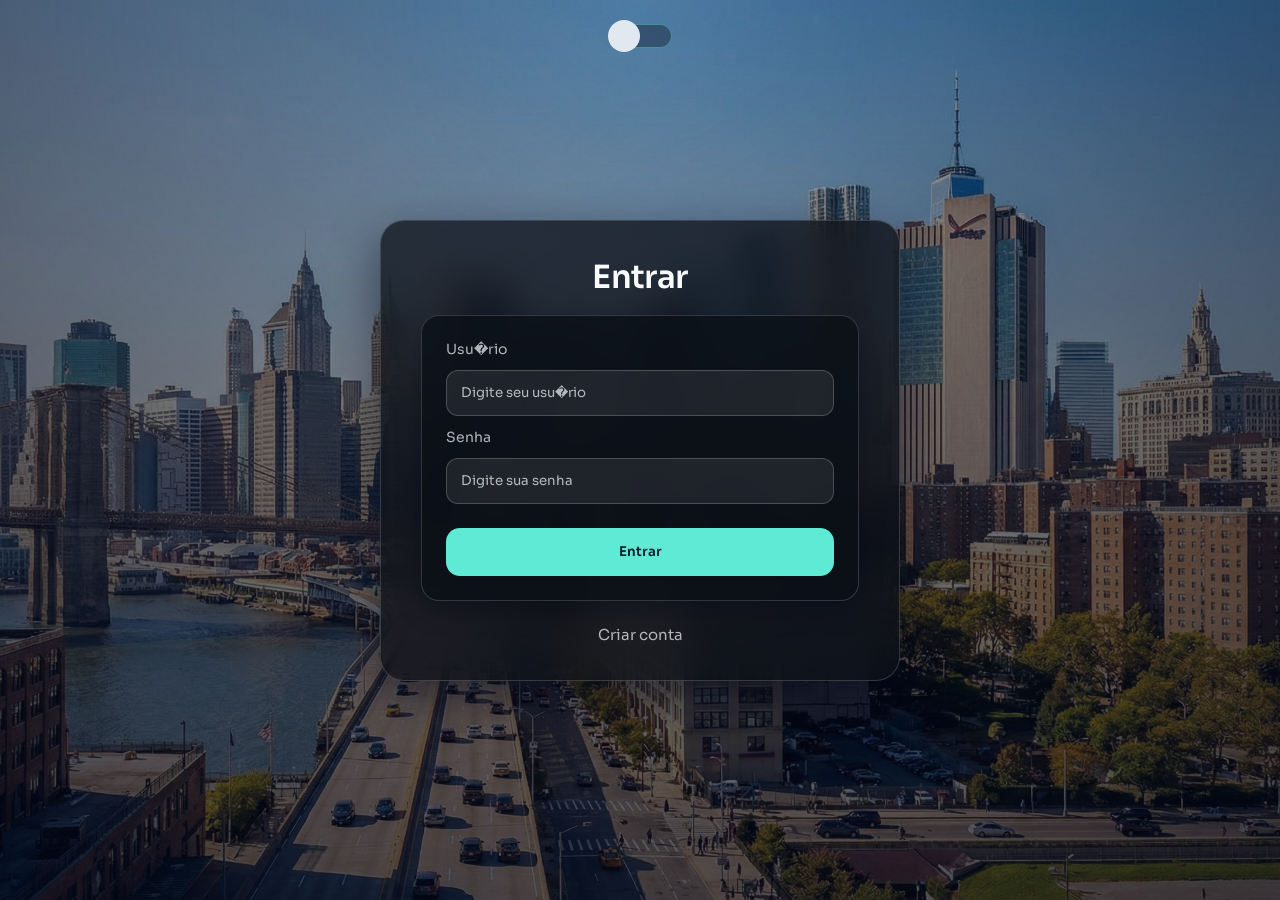
<file: index.html>
<!DOCTYPE html>
<html lang="pt-BR">
<head>
    <meta charset="UTF-8">
    <meta name="viewport" content="width=device-width, initial-scale=1.0">
    <title>Login | MyTasks</title>

    <link rel="stylesheet" href="style.css">

    <link rel="preconnect" href="https://fonts.googleapis.com">
    <link rel="preconnect" href="https://fonts.gstatic.com" crossorigin>
    <link href="https://fonts.googleapis.com/css2?family=Sora:wght@200..800&display=swap" rel="stylesheet">
</head>
<body>
    <div id="switch" onclick="togglemode()" role="button" aria-label="Alternar tema" tabindex="0" onkeydown="if(event.key==='Enter'||event.key===' ') { event.preventDefault(); togglemode(); }">
        <button></button>
        <span></span>
    </div>

    <main class="container">
        <h1 id="login">Entrar</h1>

        <form class="login_card" onsubmit="event.preventDefault(); loginUser();">
            <label for="user">Usu�rio</label>
            <input type="text" id="user" placeholder="Digite seu usu�rio" autocomplete="username">

            <label for="password">Senha</label>
            <input type="password" id="password" placeholder="Digite sua senha" autocomplete="current-password">

            <button type="submit">Entrar</button>
        </form>
        <a class="container_footer" href="registrer.html">Criar conta</a>
    </main>

<script src="login.js"></script>
</body>
</html>
</file>
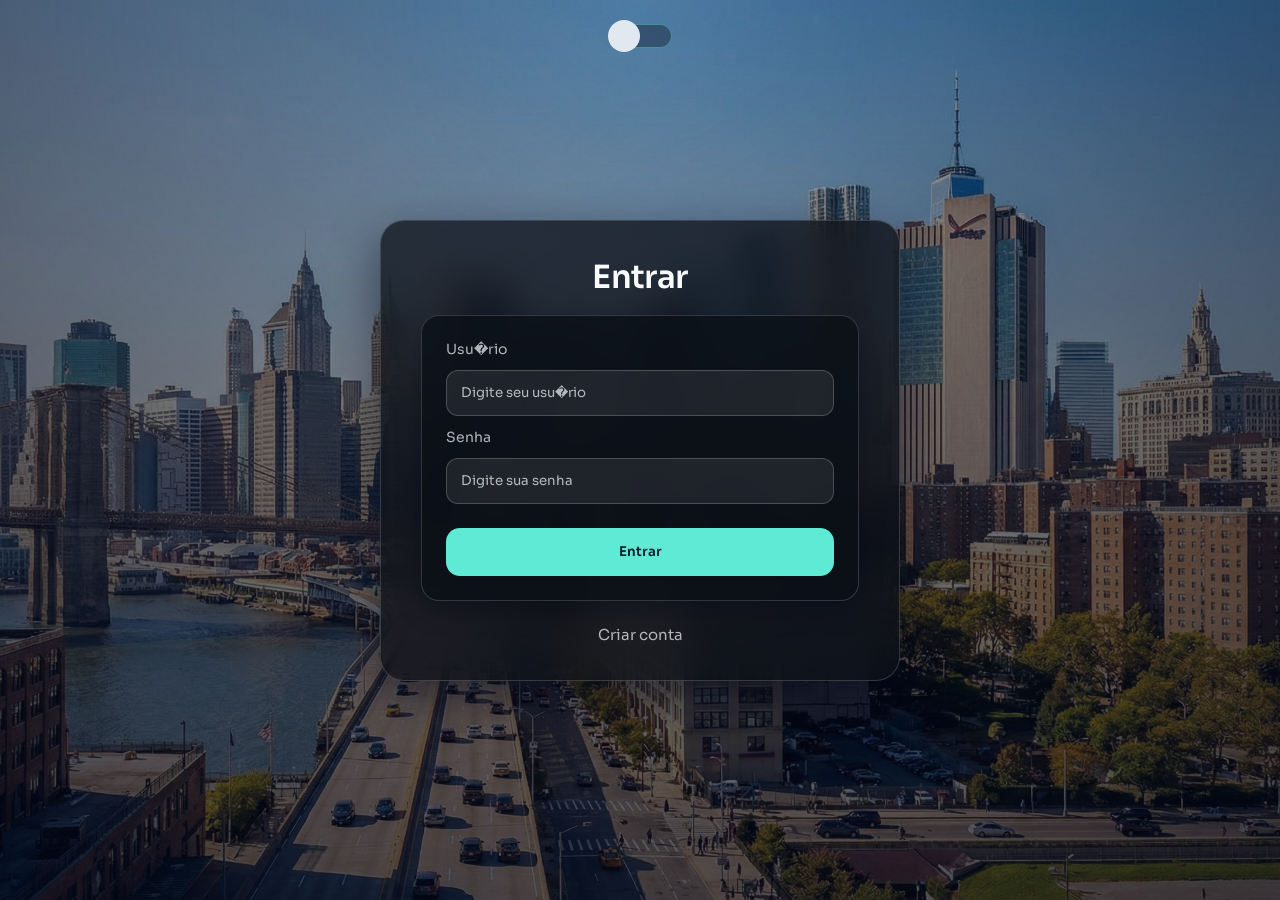
<file: dashboard.html>
<!DOCTYPE html>
<html lang="pt-BR">
<head>
    <meta charset="UTF-8">
    <title>MyTasks</title>
    <meta name="viewport" content="width=device-width, initial-scale=1.0">
    <link rel="stylesheet" href="dashboard.css">
    <link rel="preconnect" href="https://fonts.googleapis.com">
    <link rel="preconnect" href="https://fonts.gstatic.com" crossorigin>
    <link href="https://fonts.googleapis.com/css2?family=Sora:wght@200..800&display=swap" rel="stylesheet">
</head>
<body>

<nav class="navbar_dash">
    <h1 class="logo">My<span>Tasks</span></h1>

    <div id="switch" onclick="togglemode()" role="button" aria-label="Alternar tema" tabindex="0" onkeydown="if(event.key==='Enter'||event.key===' ') { event.preventDefault(); togglemode(); }">
        <button></button>
        <span></span>
    </div>

    <div class="user_area">
        <span id="username"></span>
        <span id="separator">|</span>
        <span class="logout" onclick="logoutUser()">Sair</span>
    </div>
</nav>


<main class="main_dash">

    <!-- CARD TAREFAS -->
    <section class="card tasks_card">
        <div class="add_task">
            <input type="text" id="taskInput" placeholder="O que voc� precisa fazer hoje?">
            <button id="addTaskBtn" aria-label="Adicionar tarefa">+</button>
        </div>

        <ul id="taskList">
            <!-- tarefas entram aqui -->
        </ul>
    </section>

    <!-- CARD VAZIO -->
    <section class="card empty_card">
        <p>
            <strong>Tudo limpo por aqui!</strong><br>
            Adicione uma nova tarefa.
        </p>
    </section>

</main>

<script src="dashboard.js"></script>
</body>
</html>
</file>
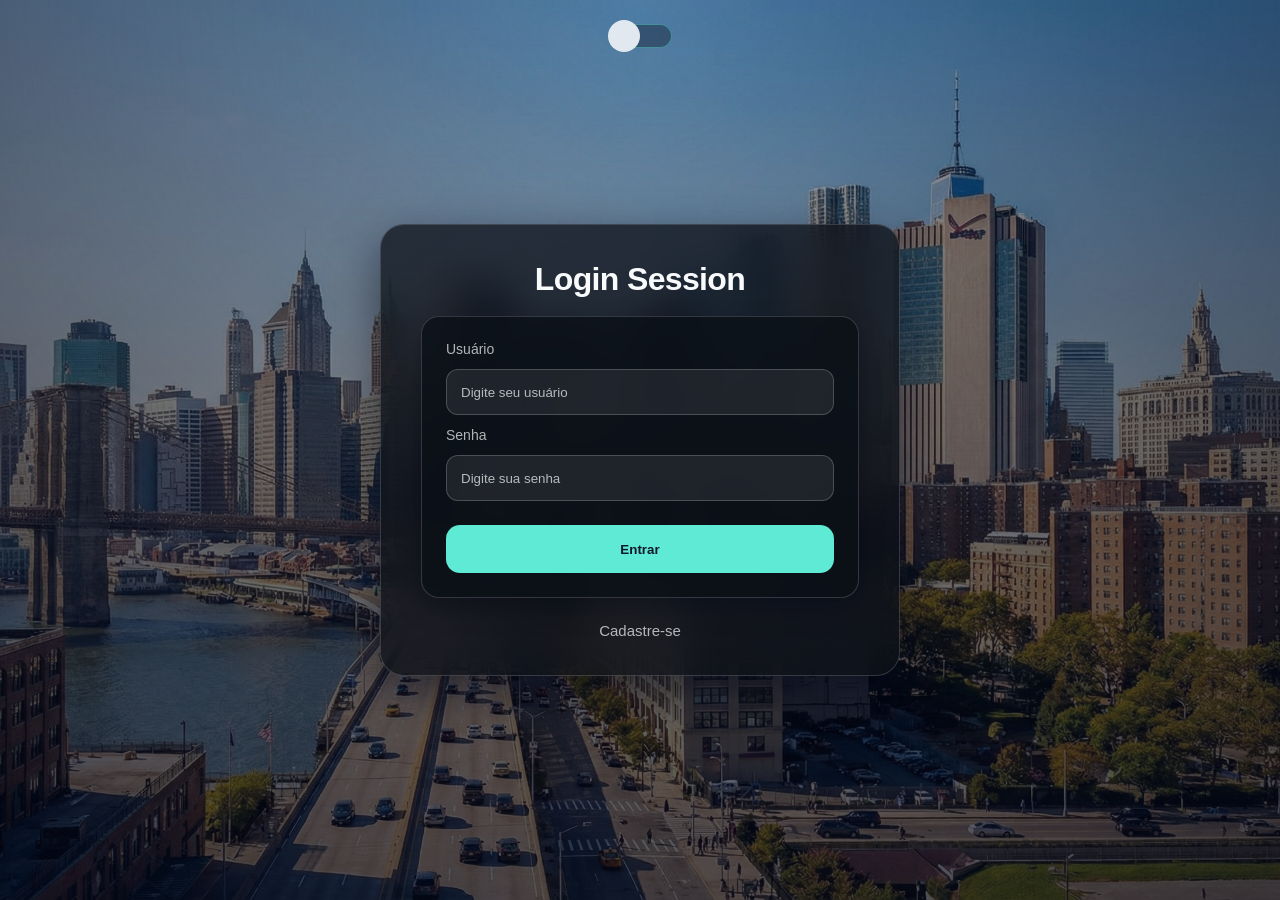
<file: login.html>
<!DOCTYPE html>
<html lang="pt-br">
<head>
    <meta charset="UTF-8">
    <meta name="viewport" content="width=device-width, initial-scale=1.0">
    <title>Login | Tela inicial</title>

    <link rel="stylesheet" href="style.css">

    <link rel="preconnect" href="https://fonts.googleapis.com">
    <link rel="preconnect" href="https://fonts.gstatic.com" crossorigin>
    <link href="https://fonts.googleapis.com/css2?family=Inter:wght@100..900&display=swap" rel="stylesheet">
</head>
<body>
    <div id="switch" onclick="togglemode()">
        <button>
        </button>
        <span></span>
    </div>

    <div class="container">
        <h1 id="login">Login Session</h1>

        <div class="login_card">
            <label for="user">Usuário</label>
            <input type="text" id="user" placeholder="Digite seu usuário">

            <label for="password">Senha</label>
            <input type="password" id="password" placeholder="Digite sua senha">

            <button type="submit" onclick="loginUser()">Entrar</button>
        </div>
        <footer class="container_footer" onclick="window.location.href='registrer.html'">Cadastre-se</footer>
    </div>
<script src="login.js"></script>
</body>
</html>
</file>
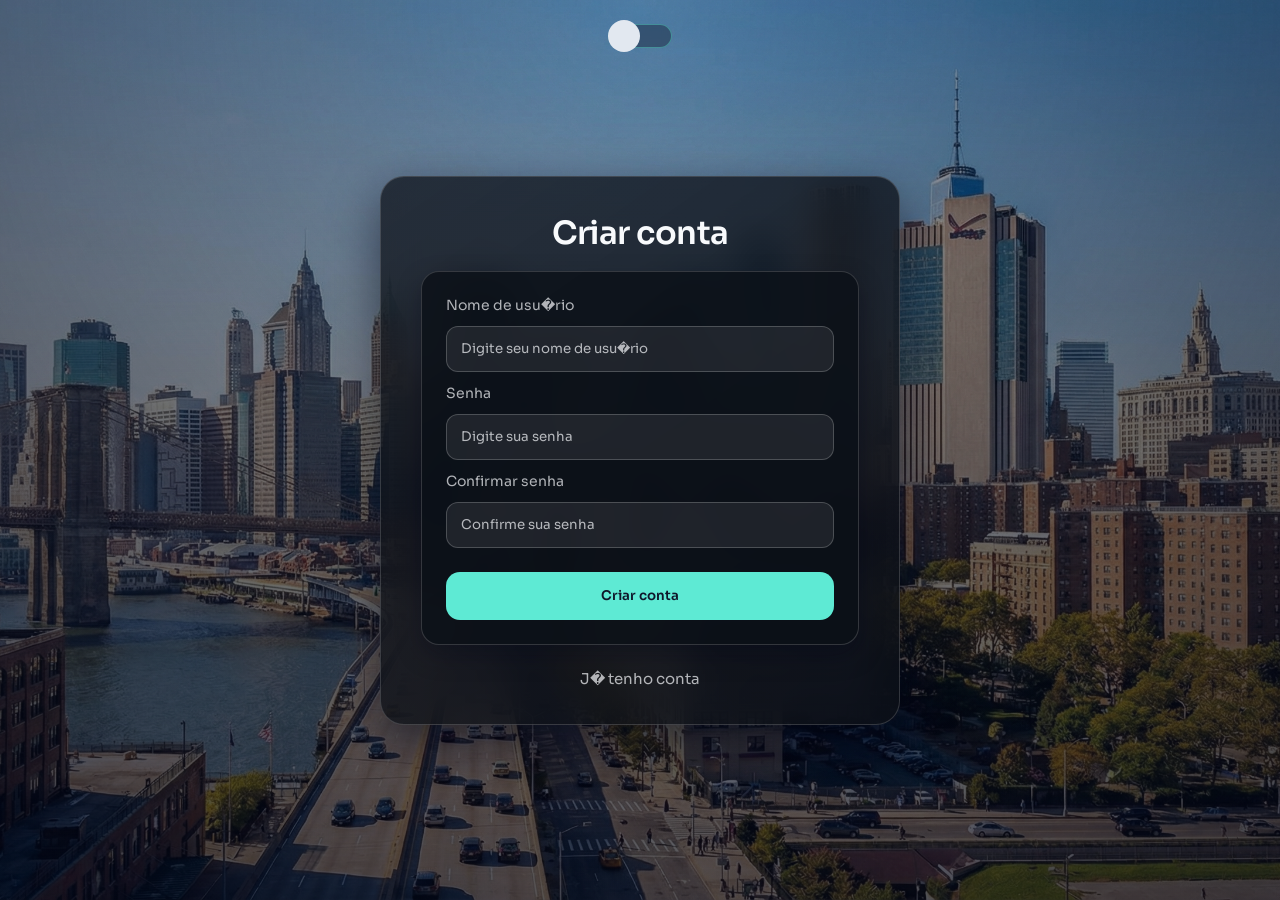
<file: registrer.html>
<!DOCTYPE html>
<html lang="pt-BR">
<head>
    <meta charset="UTF-8">
    <meta name="viewport" content="width=device-width, initial-scale=1.0">
    <title>Criar conta | MyTasks</title>
    <link rel="stylesheet" href="registrer.css">

    <link rel="preconnect" href="https://fonts.googleapis.com">
    <link rel="preconnect" href="https://fonts.gstatic.com" crossorigin>
    <link href="https://fonts.googleapis.com/css2?family=Sora:wght@200..800&display=swap" rel="stylesheet">
</head>
<body>
    <div id="switch" onclick="togglemode()" role="button" aria-label="Alternar tema" tabindex="0" onkeydown="if(event.key==='Enter'||event.key===' ') { event.preventDefault(); togglemode(); }">
        <button></button>
        <span></span>
    </div>

    <main class="container">
        <h1 id="login">Criar conta</h1>

        <form class="login_card" onsubmit="event.preventDefault(); registerUser();">
            <label for="user">Nome de usu�rio</label>
            <input type="text" id="user" placeholder="Digite seu nome de usu�rio" autocomplete="username">

            <label for="password">Senha</label>
            <input type="password" id="password" placeholder="Digite sua senha" autocomplete="new-password">

            <label for="confirm-password">Confirmar senha</label>
            <input type="password" id="confirm-password" placeholder="Confirme sua senha" autocomplete="new-password">

            <button type="submit">Criar conta</button>
        </form>
        <a class="container_footer" href="index.html">J� tenho conta</a>
    </main>

<script src="registrer.js"></script>
</body>
</html>
</file>
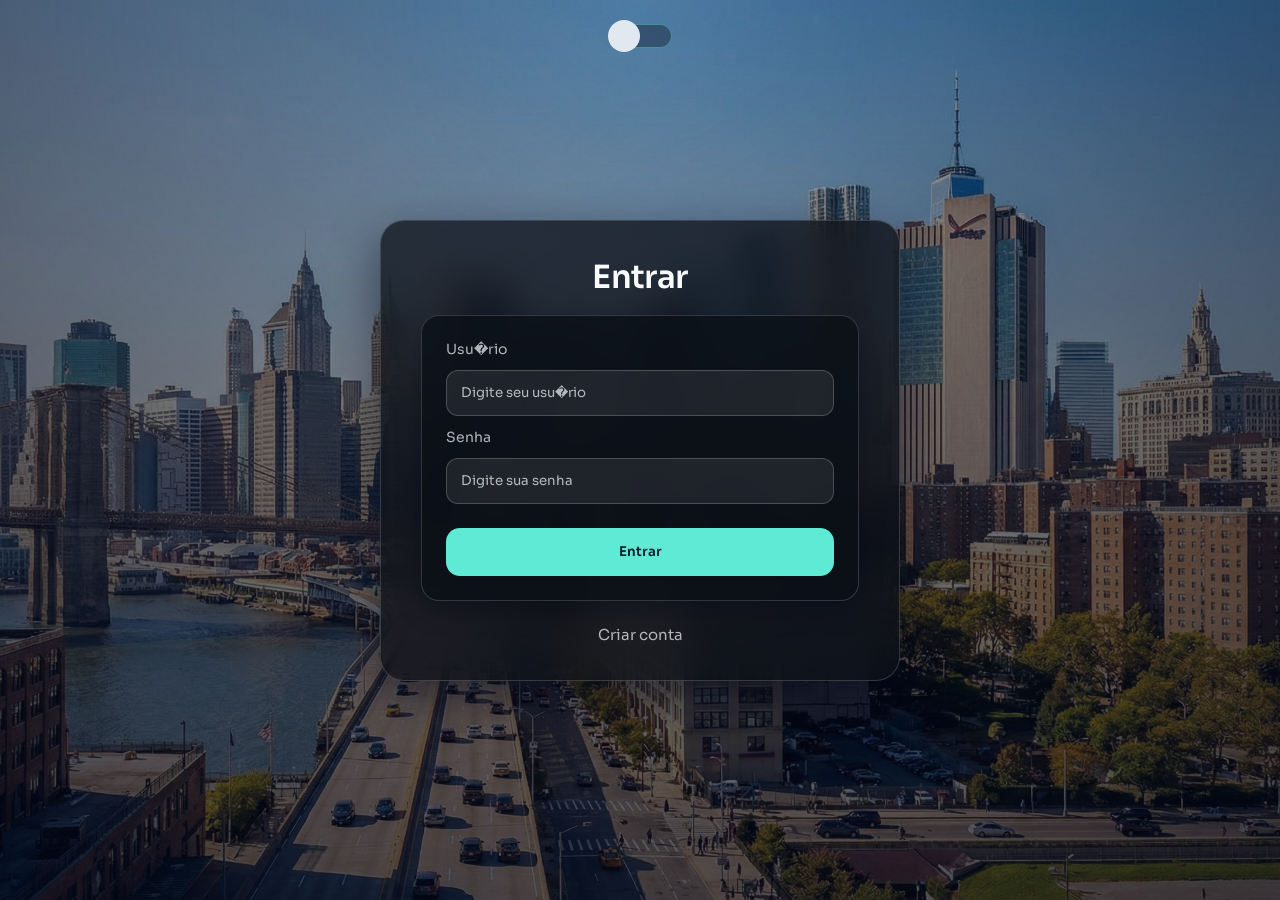
<file: Front/dashboard.html>
<!DOCTYPE html>
<html lang="pt-BR">
<head>
    <meta charset="UTF-8">
    <title>MyTasks</title>
    <meta name="viewport" content="width=device-width, initial-scale=1.0">
    <link rel="stylesheet" href="dashboard.css">
    <link rel="preconnect" href="https://fonts.googleapis.com">
    <link rel="preconnect" href="https://fonts.gstatic.com" crossorigin>
    <link href="https://fonts.googleapis.com/css2?family=Sora:wght@200..800&display=swap" rel="stylesheet">
</head>
<body>

<nav class="navbar_dash">
    <h1 class="logo">My<span>Tasks</span></h1>

    <div id="switch" onclick="togglemode()" role="button" aria-label="Alternar tema" tabindex="0" onkeydown="if(event.key==='Enter'||event.key===' ') { event.preventDefault(); togglemode(); }">
        <button></button>
        <span></span>
    </div>

    <div class="user_area">
        <span id="username"></span>
        <span id="separator">|</span>
        <span class="logout" onclick="logoutUser()">Sair</span>
    </div>
</nav>


<main class="main_dash">

    <!-- CARD TAREFAS -->
    <section class="card tasks_card">
        <div class="add_task">
            <input type="text" id="taskInput" placeholder="O que você precisa fazer hoje?">
            <button id="addTaskBtn" aria-label="Adicionar tarefa">+</button>
        </div>

        <ul id="taskList">
            <!-- tarefas entram aqui -->
        </ul>
    </section>

    <!-- CARD VAZIO -->
    <section class="card empty_card">
        <p>
            <strong>Tudo limpo por aqui!</strong><br>
            Adicione uma nova tarefa.
        </p>
    </section>

</main>

<script type="module" src="dashboard.js"></script>
</body>
</html>
</file>
<file: style.css>
* {
    margin: 0;
    padding: 0;
    box-sizing: border-box;
    font-family: "Sora", sans-serif;
}

:root {
    --bg-image: url(./assets/LightTheme.png);
    --bg-overlay: radial-gradient(circle at top, rgba(15, 23, 42, 0.35), rgba(2, 6, 23, 0.75));
    --text-color: #f8fafc;
    --muted: rgba(248, 250, 252, 0.7);
    --card-bg: rgba(12, 16, 24, 0.72);
    --card-bg-strong: rgba(12, 16, 24, 0.82);
    --input-bg: rgba(255, 255, 255, 0.08);
    --input-bg-focus: rgba(255, 255, 255, 0.14);
    --input-border: rgba(255, 255, 255, 0.2);
    --input-border-focus: rgba(94, 234, 212, 0.9);
    --accent: #5eead4;
    --accent-strong: #2dd4bf;
    --button-bg: #5eead4;
    --button-bg-hover: #2dd4bf;
    --button-text: #0f172a;
    --border-color: rgba(255, 255, 255, 0.16);
    --shadow-strong: rgba(2, 6, 23, 0.55);
    --shadow-soft: rgba(2, 6, 23, 0.35);
    --switch-bg: rgba(15, 23, 42, 0.4);
    --switch-border: rgba(94, 234, 212, 0.4);
    --switch-button-bg: #e2e8f0;
    --switch-highlight: rgba(94, 234, 212, 0.35);
}

.dark {
    --bg-image: url(./assets/DarkTheme.png);
    --bg-overlay: radial-gradient(circle at top, rgba(15, 23, 42, 0.55), rgba(2, 6, 23, 0.9));
    --text-color: #e2e8f0;
    --muted: rgba(226, 232, 240, 0.65);
    --card-bg: rgba(15, 23, 42, 0.78);
    --card-bg-strong: rgba(15, 23, 42, 0.9);
    --input-bg: rgba(255, 255, 255, 0.06);
    --input-bg-focus: rgba(255, 255, 255, 0.1);
    --input-border: rgba(255, 255, 255, 0.18);
    --input-border-focus: rgba(94, 234, 212, 0.7);
    --button-bg: #99f6e4;
    --button-bg-hover: #5eead4;
    --button-text: #0b1220;
    --border-color: rgba(255, 255, 255, 0.12);
    --shadow-strong: rgba(2, 6, 23, 0.7);
    --shadow-soft: rgba(2, 6, 23, 0.45);
    --switch-bg: rgba(15, 23, 42, 0.55);
    --switch-border: rgba(94, 234, 212, 0.3);
    --switch-button-bg: #f8fafc;
    --switch-highlight: rgba(94, 234, 212, 0.25);
}

body {
    min-height: 100vh;
    display: flex;
    justify-content: center;
    align-items: center;
    padding: 32px 16px;
    color: var(--text-color);
    background-image: var(--bg-image);
    background-size: cover;
    background-position: center;
    transition: background-image 0.5s ease;
    position: relative;
}

body::before {
    content: "";
    position: fixed;
    inset: 0;
    background: var(--bg-overlay);
    z-index: 0;
}

.container {
    width: 520px;
    max-width: 92vw;
    display: flex;
    flex-direction: column;
    align-items: center;
    gap: 18px;
    padding: 36px 40px;
    position: relative;
    z-index: 1;

    background: linear-gradient(145deg, var(--card-bg), var(--card-bg-strong));
    border-radius: 24px;
    border: 1px solid var(--border-color);
    box-shadow: 0 18px 48px var(--shadow-strong);

    backdrop-filter: blur(18px);
    -webkit-backdrop-filter: blur(18px);
}

#login {
    font-size: 32px;
    font-weight: 600;
    letter-spacing: -0.02em;
}

.login_card {
    width: 100%;
    padding: 24px;
    display: flex;
    flex-direction: column;
    gap: 12px;
    background-color: var(--card-bg-strong);
    border-radius: 18px;
    border: 1px solid var(--border-color);
    box-shadow: 0 10px 24px var(--shadow-soft);
}

.login_card label {
    font-size: 14px;
    color: var(--muted);
}

.login_card input {
    height: 46px;
    padding: 0 14px;
    border-radius: 12px;
    border: 1px solid var(--input-border);
    background: var(--input-bg);
    color: var(--text-color);
    outline: none;
    transition: background 0.3s ease, border-color 0.3s ease, box-shadow 0.3s ease;
}

.login_card input::placeholder {
    color: var(--muted);
}

.login_card input:focus-visible {
    border-color: var(--input-border-focus);
    background: var(--input-bg-focus);
    box-shadow: 0 0 0 3px rgba(94, 234, 212, 0.2);
}

.login_card button {
    margin-top: 12px;
    height: 48px;
    border-radius: 14px;
    border: none;
    background: var(--button-bg);
    color: var(--button-text);
    font-weight: 600;
    cursor: pointer;
    transition: transform 0.2s ease, box-shadow 0.3s ease, background 0.3s ease;
}

.login_card button:hover {
    background: var(--button-bg-hover);
    transform: translateY(-1px);
    box-shadow: 0 8px 18px rgba(94, 234, 212, 0.25);
}

.login_card button:focus-visible {
    outline: 2px solid rgba(94, 234, 212, 0.6);
    outline-offset: 2px;
}

.container_footer {
    margin-top: 6px;
    color: var(--muted);
    font-size: 15px;
    text-decoration: none;
    transition: color 0.3s ease;
}

.container_footer:hover {
    color: var(--text-color);
}

#switch {
    position: fixed;
    top: 24px;
    left: 50%;
    transform: translateX(-50%);
    cursor: pointer;
    z-index: 2;
}

#switch button {
    width: 32px;
    height: 32px;
    background: var(--switch-button-bg);
    border: 0;
    border-radius: 50%;
    position: absolute;
    top: 50%;
    left: 0;
    transform: translateY(-50%);
    cursor: pointer;
    z-index: 1;
    animation: slide-out 0.4s forwards;
    transition: background 0.3s ease, outline 0.3s ease;
}

#switch span {
    display: block;
    width: 64px;
    height: 24px;
    background: var(--switch-bg);
    border: 1px solid var(--switch-border);
    backdrop-filter: blur(4px);
    -webkit-backdrop-filter: blur(4px);
    border-radius: 9999px;
    transition: background 0.3s ease, border-color 0.3s ease;
}

#switch button:hover {
    outline: 8px solid var(--switch-highlight);
}

#switch:focus-visible span {
    outline: 2px solid var(--switch-highlight);
    outline-offset: 4px;
}

.dark #switch button {
    animation: slide-in 0.4s forwards;
}

@keyframes slide-in {
    from {
        left: 0;
    }
    to {
        left: 32px;
    }
}

@keyframes slide-out {
    from {
        left: 32px;
    }
    to {
        left: 0;
    }
}

@media (max-width: 520px) {
    .container {
        padding: 28px 22px;
        gap: 14px;
    }

    #login {
        font-size: 26px;
    }

    .login_card {
        padding: 20px;
    }
}
</file>
<file: dashboard.css>
* {
    margin: 0;
    padding: 0;
    box-sizing: border-box;
    font-family: "Sora", sans-serif;
}

:root {
    --bg: #f5f7fb;
    --bg-2: #e9eef8;
    --card: #ffffff;
    --card-strong: #f8fafc;
    --primary: #22c1a4;
    --primary-hover: #14a08a;
    --text: #0f172a;
    --muted: #64748b;
    --border: rgba(15, 23, 42, 0.08);
    --navbar-bg: rgba(15, 23, 42, 0.9);
    --navbar-text: #f8fafc;
    --logo-accent: #5eead4;
    --logout-color: #f97316;
    --separator: rgba(248, 250, 252, 0.35);
    --delete-color: #ef4444;
    --shadow: rgba(15, 23, 42, 0.08);
    --switch-bg: rgba(255, 255, 255, 0.18);
    --switch-border: rgba(94, 234, 212, 0.55);
    --switch-button-bg: #ffffff;
    --switch-highlight: rgba(94, 234, 212, 0.35);
    --action-bg: rgba(148, 163, 184, 0.15);
    --action-border: rgba(148, 163, 184, 0.4);
}

.dark {
    --bg: #0b1220;
    --bg-2: #0f172a;
    --card: rgba(15, 23, 42, 0.92);
    --card-strong: rgba(15, 23, 42, 0.96);
    --primary: #5eead4;
    --primary-hover: #2dd4bf;
    --text: #e2e8f0;
    --muted: #94a3b8;
    --border: rgba(148, 163, 184, 0.2);
    --navbar-bg: rgba(2, 6, 23, 0.92);
    --navbar-text: #e2e8f0;
    --logo-accent: #5eead4;
    --logout-color: #fb923c;
    --separator: rgba(148, 163, 184, 0.35);
    --delete-color: #f87171;
    --shadow: rgba(2, 6, 23, 0.55);
    --switch-bg: rgba(15, 23, 42, 0.5);
    --switch-border: rgba(94, 234, 212, 0.35);
    --switch-button-bg: #f8fafc;
    --switch-highlight: rgba(94, 234, 212, 0.25);
    --action-bg: rgba(30, 41, 59, 0.6);
    --action-border: rgba(148, 163, 184, 0.35);
}

body {
    min-height: 100vh;
    background: radial-gradient(circle at top, var(--bg-2), var(--bg));
    color: var(--text);
    transition: background 0.3s ease, color 0.3s ease;
}

/* NAVBAR */
.navbar_dash {
    height: 72px;
    background: var(--navbar-bg);
    color: var(--navbar-text);
    display: flex;
    align-items: center;
    justify-content: space-between;
    padding: 0 40px;
    gap: 16px;
    position: sticky;
    top: 0;
    z-index: 5;
    backdrop-filter: blur(10px);
}

#switch {
    position: relative;
    transform: none;
    cursor: pointer;
}

#switch button {
    width: 32px;
    height: 32px;
    background: var(--switch-button-bg);
    border: 0;
    border-radius: 50%;
    position: absolute;
    top: 50%;
    left: 0;
    transform: translateY(-50%);
    cursor: pointer;
    z-index: 1;
    animation: slide-out 0.4s forwards;
}

#switch span {
    display: block;
    width: 64px;
    height: 24px;
    background: var(--switch-bg);
    border: 1px solid var(--switch-border);
    border-radius: 9999px;
}

#switch button:hover {
    outline: 8px solid var(--switch-highlight);
}

#switch:focus-visible span {
    outline: 2px solid var(--switch-highlight);
    outline-offset: 4px;
}

.dark #switch button {
    animation: slide-in 0.4s forwards;
}

@keyframes slide-in {
    from { left: 0; }
    to { left: 32px; }
}

@keyframes slide-out {
    from { left: 32px; }
    to { left: 0; }
}

.logo {
    font-size: 22px;
    letter-spacing: -0.02em;
}

.logo span {
    color: var(--logo-accent);
}

.user_area {
    font-size: 14px;
    display: flex;
    align-items: center;
    gap: 6px;
}

.logout {
    color: var(--logout-color);
    cursor: pointer;
    font-weight: 600;
}

#separator {
    color: var(--separator);
}

/* MAIN */
.main_dash {
    display: grid;
    grid-template-columns: 1.1fr 0.9fr;
    gap: 28px;
    padding: 40px 20px 60px;
    width: min(1100px, 92vw);
    margin: 0 auto;
}

/* CARDS */
.card {
    background: var(--card);
    border-radius: 16px;
    padding: 24px;
    border: 1px solid var(--border);
    box-shadow: 0 16px 32px var(--shadow);
    transition: background 0.3s ease, box-shadow 0.3s ease;
}

.tasks_card {
    display: flex;
    flex-direction: column;
    gap: 16px;
}

/* ADD TASK */
.add_task {
    display: flex;
    gap: 12px;
}

.add_task input {
    flex: 1;
    padding: 12px 14px;
    border-radius: 12px;
    border: 1px solid var(--border);
    font-size: 15px;
    background: var(--card-strong);
    color: var(--text);
    transition: background 0.3s ease, border-color 0.3s ease, color 0.3s ease;
}

.add_task input:focus-visible {
    outline: 2px solid rgba(34, 193, 164, 0.5);
    outline-offset: 2px;
    border-color: var(--primary);
}

.add_task button {
    width: 48px;
    border: none;
    border-radius: 12px;
    background: var(--primary);
    color: #0b1220;
    font-size: 22px;
    cursor: pointer;
    transition: background 0.3s ease, transform 0.2s ease;
}

.add_task button:hover {
    background: var(--primary-hover);
    transform: translateY(-1px);
}

/* TASK LIST */
#taskList {
    list-style: none;
    display: flex;
    flex-direction: column;
    gap: 12px;
}

.taskList,
.task {
    display: flex;
    align-items: center;
    justify-content: space-between;
    padding: 14px 16px;
    border-radius: 12px;
    background: var(--card-strong);
    border: 1px solid var(--border);
    transition: border-color 0.3s ease, background 0.3s ease;
}

.task_left {
    display: flex;
    align-items: center;
    gap: 12px;
    flex: 1;
}

.task_left span {
    overflow: hidden;
    text-overflow: ellipsis;
    white-space: nowrap;
    color: var(--text);
    transition: color 0.3s ease;
}

.taskList.done span,
.task.done span {
    text-decoration: line-through;
    color: var(--muted);
}

.task_actions {
    display: flex;
    gap: 10px;
    flex-shrink: 0;
}

.task_actions i {
    cursor: pointer;
    font-style: normal;
    display: inline-flex;
    align-items: center;
    justify-content: center;
    width: 30px;
    height: 30px;
    border-radius: 8px;
    background: var(--action-bg);
    border: 1px solid var(--action-border);
    transition: transform 0.2s ease, background 0.3s ease, border-color 0.3s ease;
}

.task_actions i:hover {
    transform: translateY(-1px);
    background: rgba(94, 234, 212, 0.2);
    border-color: rgba(94, 234, 212, 0.5);
}

.task_actions i.edit img,
.task_actions i.delete img {
    width: 16px;
    height: 16px;
}

.task_actions i.delete {
    border-color: rgba(239, 68, 68, 0.4);
}

.task_actions i.delete:hover {
    background: rgba(239, 68, 68, 0.15);
    border-color: rgba(239, 68, 68, 0.6);
}

/* EMPTY CARD */
.empty_card {
    text-align: center;
    display: flex;
    flex-direction: column;
    align-items: center;
    justify-content: center;
    gap: 12px;
    min-height: 220px;
}

.empty_card p {
    color: var(--muted);
    line-height: 1.4;
}

/* RESPONSIVO */
@media (max-width: 900px) {
    .main_dash {
        grid-template-columns: 1fr;
        gap: 20px;
        padding: 30px 16px 50px;
    }

    .navbar_dash {
        padding: 0 20px;
    }
}

@media (max-width: 600px) {
    .navbar_dash {
        height: auto;
        padding: 16px;
        flex-wrap: wrap;
    }

    .logo {
        font-size: 18px;
    }

    .user_area {
        width: 100%;
        justify-content: flex-end;
        font-size: 12px;
    }

    #separator {
        display: none;
    }

    .add_task {
        flex-direction: column;
    }

    .add_task button {
        width: 100%;
        height: 46px;
    }

    .task_left span {
        white-space: normal;
        word-break: break-word;
    }
}
</file>
<file: registrer.css>
* {
    margin: 0;
    padding: 0;
    box-sizing: border-box;
    font-family: "Sora", sans-serif;
}

:root {
    --bg-image: url(./assets/LightTheme.png);
    --bg-overlay: radial-gradient(circle at top, rgba(15, 23, 42, 0.35), rgba(2, 6, 23, 0.75));
    --text-color: #f8fafc;
    --muted: rgba(248, 250, 252, 0.7);
    --card-bg: rgba(12, 16, 24, 0.72);
    --card-bg-strong: rgba(12, 16, 24, 0.82);
    --input-bg: rgba(255, 255, 255, 0.08);
    --input-bg-focus: rgba(255, 255, 255, 0.14);
    --input-border: rgba(255, 255, 255, 0.2);
    --input-border-focus: rgba(94, 234, 212, 0.9);
    --accent: #5eead4;
    --accent-strong: #2dd4bf;
    --button-bg: #5eead4;
    --button-bg-hover: #2dd4bf;
    --button-text: #0f172a;
    --border-color: rgba(255, 255, 255, 0.16);
    --shadow-strong: rgba(2, 6, 23, 0.55);
    --shadow-soft: rgba(2, 6, 23, 0.35);
    --switch-bg: rgba(15, 23, 42, 0.4);
    --switch-border: rgba(94, 234, 212, 0.4);
    --switch-button-bg: #e2e8f0;
    --switch-highlight: rgba(94, 234, 212, 0.35);
}

.dark {
    --bg-image: url(./assets/DarkTheme.png);
    --bg-overlay: radial-gradient(circle at top, rgba(15, 23, 42, 0.55), rgba(2, 6, 23, 0.9));
    --text-color: #e2e8f0;
    --muted: rgba(226, 232, 240, 0.65);
    --card-bg: rgba(15, 23, 42, 0.78);
    --card-bg-strong: rgba(15, 23, 42, 0.9);
    --input-bg: rgba(255, 255, 255, 0.06);
    --input-bg-focus: rgba(255, 255, 255, 0.1);
    --input-border: rgba(255, 255, 255, 0.18);
    --input-border-focus: rgba(94, 234, 212, 0.7);
    --button-bg: #99f6e4;
    --button-bg-hover: #5eead4;
    --button-text: #0b1220;
    --border-color: rgba(255, 255, 255, 0.12);
    --shadow-strong: rgba(2, 6, 23, 0.7);
    --shadow-soft: rgba(2, 6, 23, 0.45);
    --switch-bg: rgba(15, 23, 42, 0.55);
    --switch-border: rgba(94, 234, 212, 0.3);
    --switch-button-bg: #f8fafc;
    --switch-highlight: rgba(94, 234, 212, 0.25);
}

body {
    min-height: 100vh;
    display: flex;
    justify-content: center;
    align-items: center;
    padding: 32px 16px;
    color: var(--text-color);
    background-image: var(--bg-image);
    background-size: cover;
    background-position: center;
    transition: background-image 0.5s ease;
    position: relative;
}

body::before {
    content: "";
    position: fixed;
    inset: 0;
    background: var(--bg-overlay);
    z-index: 0;
}

.container {
    width: 520px;
    max-width: 92vw;
    display: flex;
    flex-direction: column;
    align-items: center;
    gap: 18px;
    padding: 36px 40px;
    position: relative;
    z-index: 1;

    background: linear-gradient(145deg, var(--card-bg), var(--card-bg-strong));
    border-radius: 24px;
    border: 1px solid var(--border-color);
    box-shadow: 0 18px 48px var(--shadow-strong);

    backdrop-filter: blur(18px);
    -webkit-backdrop-filter: blur(18px);
}

#login {
    font-size: 32px;
    font-weight: 600;
    letter-spacing: -0.02em;
}

.login_card {
    width: 100%;
    padding: 24px;
    display: flex;
    flex-direction: column;
    gap: 12px;
    background-color: var(--card-bg-strong);
    border-radius: 18px;
    border: 1px solid var(--border-color);
    box-shadow: 0 10px 24px var(--shadow-soft);
}

.login_card label {
    font-size: 14px;
    color: var(--muted);
}

.login_card input {
    height: 46px;
    padding: 0 14px;
    border-radius: 12px;
    border: 1px solid var(--input-border);
    background: var(--input-bg);
    color: var(--text-color);
    outline: none;
    transition: background 0.3s ease, border-color 0.3s ease, box-shadow 0.3s ease;
}

.login_card input::placeholder {
    color: var(--muted);
}

.login_card input:focus-visible {
    border-color: var(--input-border-focus);
    background: var(--input-bg-focus);
    box-shadow: 0 0 0 3px rgba(94, 234, 212, 0.2);
}

.login_card button {
    margin-top: 12px;
    height: 48px;
    border-radius: 14px;
    border: none;
    background: var(--button-bg);
    color: var(--button-text);
    font-weight: 600;
    cursor: pointer;
    transition: transform 0.2s ease, box-shadow 0.3s ease, background 0.3s ease;
}

.login_card button:hover {
    background: var(--button-bg-hover);
    transform: translateY(-1px);
    box-shadow: 0 8px 18px rgba(94, 234, 212, 0.25);
}

.login_card button:focus-visible {
    outline: 2px solid rgba(94, 234, 212, 0.6);
    outline-offset: 2px;
}

.container_footer {
    margin-top: 6px;
    color: var(--muted);
    font-size: 15px;
    text-decoration: none;
    transition: color 0.3s ease;
}

.container_footer:hover {
    color: var(--text-color);
}

#switch {
    position: fixed;
    top: 24px;
    left: 50%;
    transform: translateX(-50%);
    cursor: pointer;
    z-index: 2;
}

#switch button {
    width: 32px;
    height: 32px;
    background: var(--switch-button-bg);
    border: 0;
    border-radius: 50%;
    position: absolute;
    top: 50%;
    left: 0;
    transform: translateY(-50%);
    cursor: pointer;
    z-index: 1;
    animation: slide-out 0.4s forwards;
    transition: background 0.3s ease, outline 0.3s ease;
}

#switch span {
    display: block;
    width: 64px;
    height: 24px;
    background: var(--switch-bg);
    border: 1px solid var(--switch-border);
    backdrop-filter: blur(4px);
    -webkit-backdrop-filter: blur(4px);
    border-radius: 9999px;
    transition: background 0.3s ease, border-color 0.3s ease;
}

#switch button:hover {
    outline: 8px solid var(--switch-highlight);
}

#switch:focus-visible span {
    outline: 2px solid var(--switch-highlight);
    outline-offset: 4px;
}

.dark #switch button {
    animation: slide-in 0.4s forwards;
}

@keyframes slide-in {
    from {
        left: 0;
    }
    to {
        left: 32px;
    }
}

@keyframes slide-out {
    from {
        left: 32px;
    }
    to {
        left: 0;
    }
}

@media (max-width: 520px) {
    .container {
        padding: 28px 22px;
        gap: 14px;
    }

    #login {
        font-size: 26px;
    }

    .login_card {
        padding: 20px;
    }
}
</file>
<file: Front/dashboard.css>
* {
    margin: 0;
    padding: 0;
    box-sizing: border-box;
    font-family: "Sora", sans-serif;
}

:root {
    --bg: #f5f7fb;
    --bg-2: #e9eef8;
    --card: #ffffff;
    --card-strong: #f8fafc;
    --primary: #22c1a4;
    --primary-hover: #14a08a;
    --text: #0f172a;
    --muted: #64748b;
    --border: rgba(15, 23, 42, 0.08);
    --navbar-bg: rgba(15, 23, 42, 0.9);
    --navbar-text: #f8fafc;
    --logo-accent: #5eead4;
    --logout-color: #f97316;
    --separator: rgba(248, 250, 252, 0.35);
    --delete-color: #ef4444;
    --shadow: rgba(15, 23, 42, 0.08);
    --switch-bg: rgba(255, 255, 255, 0.18);
    --switch-border: rgba(94, 234, 212, 0.55);
    --switch-button-bg: #ffffff;
    --switch-highlight: rgba(94, 234, 212, 0.35);
    --action-bg: rgba(148, 163, 184, 0.15);
    --action-border: rgba(148, 163, 184, 0.4);
}

.dark {
    --bg: #0b1220;
    --bg-2: #0f172a;
    --card: rgba(15, 23, 42, 0.92);
    --card-strong: rgba(15, 23, 42, 0.96);
    --primary: #5eead4;
    --primary-hover: #2dd4bf;
    --text: #e2e8f0;
    --muted: #94a3b8;
    --border: rgba(148, 163, 184, 0.2);
    --navbar-bg: rgba(2, 6, 23, 0.92);
    --navbar-text: #e2e8f0;
    --logo-accent: #5eead4;
    --logout-color: #fb923c;
    --separator: rgba(148, 163, 184, 0.35);
    --delete-color: #f87171;
    --shadow: rgba(2, 6, 23, 0.55);
    --switch-bg: rgba(15, 23, 42, 0.5);
    --switch-border: rgba(94, 234, 212, 0.35);
    --switch-button-bg: #f8fafc;
    --switch-highlight: rgba(94, 234, 212, 0.25);
    --action-bg: rgba(30, 41, 59, 0.6);
    --action-border: rgba(148, 163, 184, 0.35);
}

body {
    min-height: 100vh;
    background: radial-gradient(circle at top, var(--bg-2), var(--bg));
    color: var(--text);
    transition: background 0.3s ease, color 0.3s ease;
}

/* NAVBAR */
.navbar_dash {
    height: 72px;
    background: var(--navbar-bg);
    color: var(--navbar-text);
    display: flex;
    align-items: center;
    justify-content: space-between;
    padding: 0 40px;
    gap: 16px;
    position: sticky;
    top: 0;
    z-index: 5;
    backdrop-filter: blur(10px);
}

#switch {
    position: relative;
    transform: none;
    cursor: pointer;
}

#switch button {
    width: 32px;
    height: 32px;
    background: var(--switch-button-bg);
    border: 0;
    border-radius: 50%;
    position: absolute;
    top: 50%;
    left: 0;
    transform: translateY(-50%);
    cursor: pointer;
    z-index: 1;
    animation: slide-out 0.4s forwards;
}

#switch span {
    display: block;
    width: 64px;
    height: 24px;
    background: var(--switch-bg);
    border: 1px solid var(--switch-border);
    border-radius: 9999px;
}

#switch button:hover {
    outline: 8px solid var(--switch-highlight);
}

#switch:focus-visible span {
    outline: 2px solid var(--switch-highlight);
    outline-offset: 4px;
}

.dark #switch button {
    animation: slide-in 0.4s forwards;
}

@keyframes slide-in {
    from { left: 0; }
    to { left: 32px; }
}

@keyframes slide-out {
    from { left: 32px; }
    to { left: 0; }
}

.logo {
    font-size: 22px;
    letter-spacing: -0.02em;
}

.logo span {
    color: var(--logo-accent);
}

.user_area {
    font-size: 14px;
    display: flex;
    align-items: center;
    gap: 6px;
}

.logout {
    color: var(--logout-color);
    cursor: pointer;
    font-weight: 600;
}

#separator {
    color: var(--separator);
}

/* MAIN */
.main_dash {
    display: grid;
    grid-template-columns: 1.1fr 0.9fr;
    gap: 28px;
    padding: 40px 20px 60px;
    width: min(1100px, 92vw);
    margin: 0 auto;
}

/* CARDS */
.card {
    background: var(--card);
    border-radius: 16px;
    padding: 24px;
    border: 1px solid var(--border);
    box-shadow: 0 16px 32px var(--shadow);
    transition: background 0.3s ease, box-shadow 0.3s ease;
}

.tasks_card {
    display: flex;
    flex-direction: column;
    gap: 16px;
}

/* TOOLBAR */
.task_toolbar {
    display: grid;
    grid-template-columns: 1fr auto auto;
    gap: 12px;
    align-items: center;
}

.task_toolbar input {
    padding: 10px 12px;
    border-radius: 10px;
    border: 1px solid var(--border);
    background: var(--card-strong);
    color: var(--text);
}

.filters {
    display: flex;
    gap: 8px;
    flex-wrap: wrap;
}

.filter_btn {
    padding: 8px 10px;
    border-radius: 10px;
    border: 1px solid var(--action-border);
    background: var(--action-bg);
    color: var(--text);
    cursor: pointer;
    font-size: 13px;
}

.filter_btn.active {
    background: var(--primary);
    color: #0b1220;
    border-color: transparent;
}

#sortSelect {
    padding: 8px 10px;
    border-radius: 10px;
    border: 1px solid var(--border);
    background: var(--card-strong);
    color: var(--text);
}

/* ADD TASK */
.add_task {
    display: flex;
    gap: 12px;
}

.add_task input {
    flex: 1;
    padding: 12px 14px;
    border-radius: 12px;
    border: 1px solid var(--border);
    font-size: 15px;
    background: var(--card-strong);
    color: var(--text);
    transition: background 0.3s ease, border-color 0.3s ease, color 0.3s ease;
}

.add_task input:focus-visible {
    outline: 2px solid rgba(34, 193, 164, 0.5);
    outline-offset: 2px;
    border-color: var(--primary);
}

.add_task button {
    width: 48px;
    border: none;
    border-radius: 12px;
    background: var(--primary);
    color: #0b1220;
    font-size: 22px;
    cursor: pointer;
    transition: background 0.3s ease, transform 0.2s ease;
}

.add_task button:hover {
    background: var(--primary-hover);
    transform: translateY(-1px);
}

/* TASK LIST */
#taskList {
    list-style: none;
    display: flex;
    flex-direction: column;
    gap: 12px;
}

/* STATUS */
.status {
    font-size: 14px;
    color: var(--muted);
    min-height: 20px;
}

.status.error {
    color: var(--delete-color);
}

.taskList,
.task {
    display: flex;
    align-items: center;
    justify-content: space-between;
    padding: 14px 16px;
    border-radius: 12px;
    background: var(--card-strong);
    border: 1px solid var(--border);
    transition: border-color 0.3s ease, background 0.3s ease;
}

.task_left {
    display: flex;
    align-items: flex-start;
    gap: 12px;
    flex: 1;
}

.task_text {
    display: flex;
    flex-direction: column;
    gap: 4px;
}

.task_meta {
    font-size: 12px;
    color: var(--muted);
}

.task_left span {
    overflow: hidden;
    text-overflow: ellipsis;
    white-space: nowrap;
    color: var(--text);
    transition: color 0.3s ease;
}

.taskList.done span,
.task.done span {
    text-decoration: line-through;
    color: var(--muted);
}

.task_actions {
    display: flex;
    gap: 10px;
    flex-shrink: 0;
}

.task_actions i {
    cursor: pointer;
    font-style: normal;
    display: inline-flex;
    align-items: center;
    justify-content: center;
    width: 30px;
    height: 30px;
    border-radius: 8px;
    background: var(--action-bg);
    border: 1px solid var(--action-border);
    transition: transform 0.2s ease, background 0.3s ease, border-color 0.3s ease;
}

.task_actions i:hover {
    transform: translateY(-1px);
    background: rgba(94, 234, 212, 0.2);
    border-color: rgba(94, 234, 212, 0.5);
}

.task_actions i.edit img,
.task_actions i.delete img {
    width: 16px;
    height: 16px;
}

.task_actions i.delete {
    border-color: rgba(239, 68, 68, 0.4);
}

.task_actions i.delete:hover {
    background: rgba(239, 68, 68, 0.15);
    border-color: rgba(239, 68, 68, 0.6);
}

/* EMPTY CARD */
.empty_card {
    text-align: center;
    display: flex;
    flex-direction: column;
    align-items: center;
    justify-content: center;
    gap: 12px;
    min-height: 220px;
}

.empty_card p {
    color: var(--muted);
    line-height: 1.4;
}

/* RESPONSIVO */
@media (max-width: 900px) {
    .main_dash {
        grid-template-columns: 1fr;
        gap: 20px;
        padding: 30px 16px 50px;
    }

    .navbar_dash {
        padding: 0 20px;
    }
}

@media (max-width: 600px) {
    .navbar_dash {
        height: auto;
        padding: 16px;
        flex-wrap: wrap;
    }

    .logo {
        font-size: 18px;
    }

    .user_area {
        width: 100%;
        justify-content: flex-end;
        font-size: 12px;
    }

    #separator {
        display: none;
    }

    .add_task {
        flex-direction: column;
    }

    .add_task button {
        width: 100%;
        height: 46px;
    }

    .task_left span {
        white-space: normal;
        word-break: break-word;
    }

    .task_toolbar {
        grid-template-columns: 1fr;
    }
}
</file>
